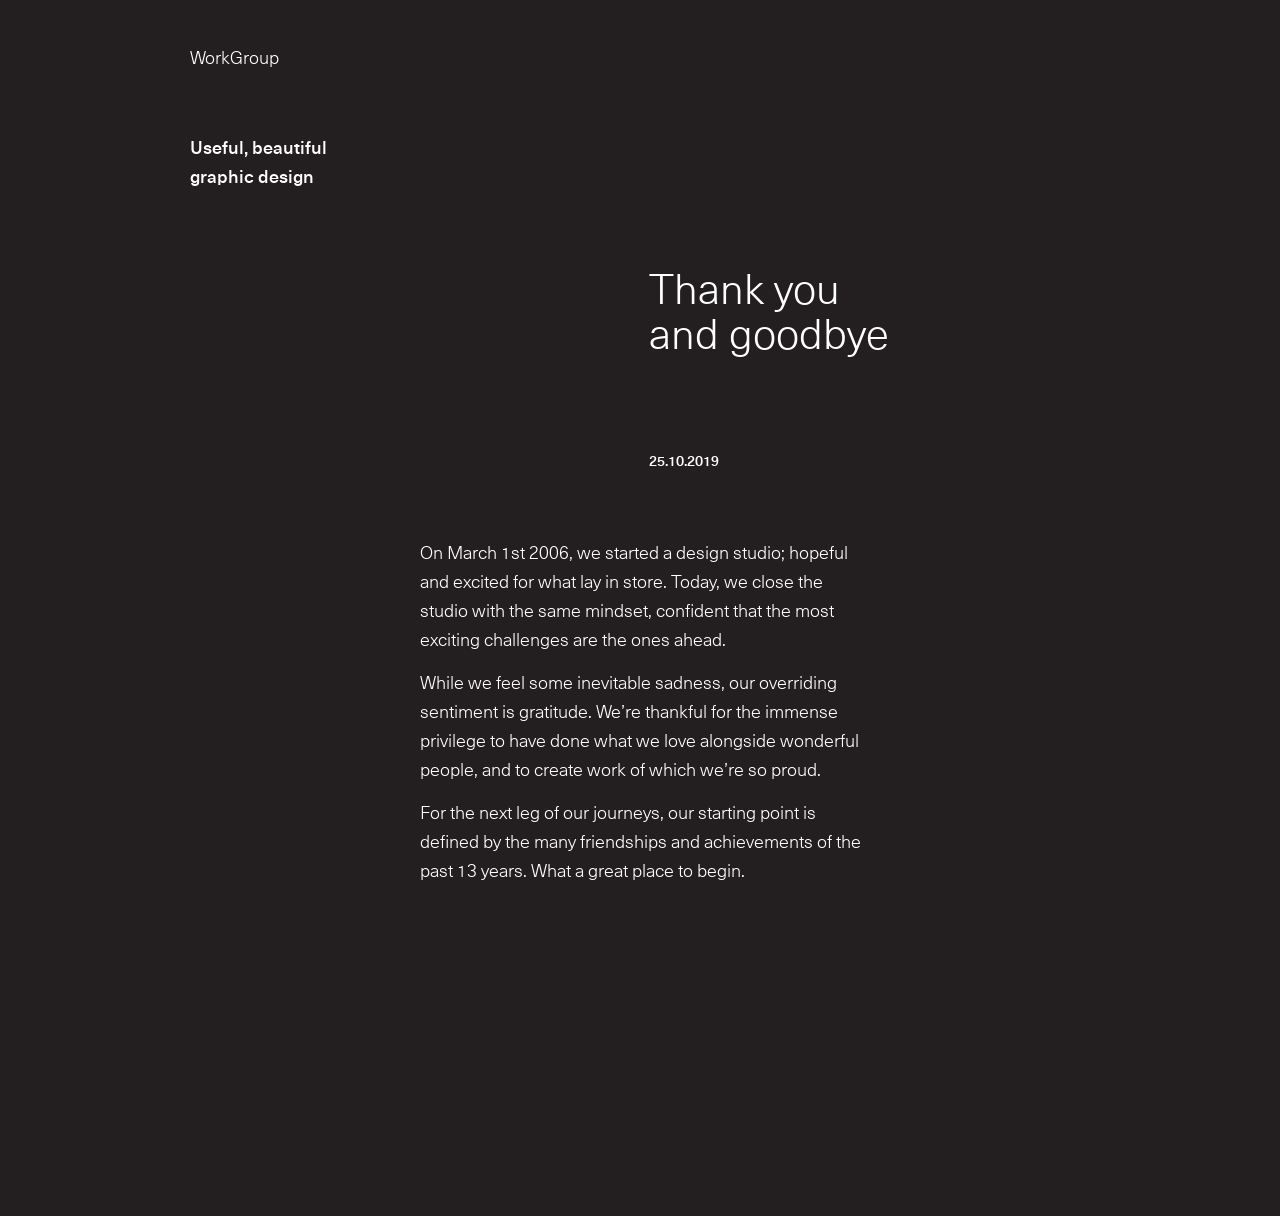
<file: closing_announcement.html>
<!DOCTYPE html>

<!-- paulirish.com/2008/conditional-css-vs-css-hacks-answer-neither/ -->
<!--[if IE 8]>    <html class="no-js lt-ie9" lang="en"> <![endif]-->
<!--[if gt IE 8]><!--> <html class="no-js" lang="en"> <!--<![endif]-->
<head>
<meta charset="utf-8" />
<meta name="viewport" content="width=device-width, initial-scale=1.0, minimum-scale=1.0, maximum-scale=2.0, user-scalable=yes">

<meta
name="twitter:card" content="summary_large_image"><meta
name="twitter:site" content="@wrkgrp"><meta
name="twitter:creator" content="@wrkgrp"><meta
name="twitter:title" content="WorkGroup"><meta
name="twitter:description" content="Useful, beautiful graphic design"><meta
name="twitter:image" content="https://workgroup.studio/img/thankyouweb.png"><link
rel="image_src" href="https://workgroup.studio/img/thankyouweb.png" /><meta
property="og:site_name" content="WorkGroup"/><meta
property="og:title" content="WorkGroup" /><meta
property="og:description" content="Useful, beautiful graphic design" /><meta
property="og:type" content="article"><meta
property="og:url" content="https://workgroup.studio/"/><meta
property="og:image" content="https://workgroup.studio/img/thankyouweb.png"/><meta
property="og:image:height" content="700"/><meta
property="og:image:width" content="1300"/><meta
property="go:title" content="WorkGroup" /><meta
property="go:image" content="https://workgroup.studio/img/thankyouweb.png" /><meta
property="go:description" content="Useful, beautiful graphic design" /><meta
property="go:url" content="https://workgroup.studio/" />


<link rel="stylesheet" href="css/reset.css" />
<link rel="stylesheet" href="css/app.css" />
<link rel="stylesheet" href="css/font.css" />
<link rel="stylesheet" href="css/text.css" />
<link rel="stylesheet" href="css/grid.css" />
<link rel="stylesheet" href="css/vh.css" />
<link rel="stylesheet" href="css/foundation-plus.css" />

<title>WorkGroup</title>
</head>

<body class="">
<div class="container">
	<div class="row vh-5"></div>
	<div class="row vh-10">
	<div class="three columns phone-two">
		<h2 class="text-m text-light">WorkGroup</a></h2>
	</div>
	
	</div>
	
	<div class="row vh-15 m-vh-20">
		<div class="three columns phone-two">
			<h2 class="text-m text-medium">Useful, beautiful graphic&nbsp;design</h2>
		</div>
	</div>
		
	
	<div class="row vh-20  m-vh-20">
		<div class="four columns offset-by-six">
			<h1 class="text-l text-light">Thank you and&nbsp;goodbye</h2>
		</div>
	</div>
	
	
	<div class="row vh-10">
		<div class="three columns offset-by-six phone-two">
			<p class="text-s text-bold">25.10.2019</p>
		</div>
	</div>
	





	<div class="row vh-15">
		<div class="six columns offset-by-three text-m text-light">
			<p>
On March 1st 2006, we started a design studio; hopeful and excited for what lay in store. Today, we close the studio with the same mindset, confident that the most exciting challenges are the ones ahead.
			</p>
		<p>
While we feel some inevitable sadness, our overriding sentiment is gratitude. We’re thankful for the immense privilege to have done what we love alongside wonderful people, and to create work of which we’re so proud. 
			</p>
For the next leg of our journeys, our starting point is defined by the many friendships and achievements of the past 13 years. What a great place to begin.
			</p>
			
			
			
		</div>
	</div>
	
	<div class="row vh-10">
	</div>
	
</div>
<div class="container">	
	
	<div class="row vh-15">
		<div class="phone-two"></div>

	</div>
	

	
	<div class="row vh-10">
	</div>


</div>
</body>
</file>
<file: css/app.css>
/*	--------------------------------------------------
	:: Colour
	-------------------------------------------------- */
	
body, .dark{
	background: #231e1f;
	color: #ffffff;
}

.light{
	background: #efefef;
	color: #2b3036;
}
ul.categories li a, .dark ul.categories li a{
	background: #000;
}
.light ul.categories li a{
	background: #fff;
}

/*	--------------------------------------------------
	:: News Colour
	-------------------------------------------------- */
	
	a { color: inherit; text-decoration: none; line-height: inherit; border-bottom: 3px solid black; }
	a:hover { color: #c0c1c0; }
	a:focus { color: #c0c1c0; outline: none; }
	p a, p a:visited { line-height: inherit; }
	
	li a, li a:hover { line-height: inherit; }
	
	a img, img a{ color: #c0c1c0; text-decoration: none; line-height: inherit; border-bottom: none; }
		

	a*.no_ul{ color: inherit; text-decoration: none; line-height: inherit; border-bottom: none; }
	

/*	--------------------------------------------------
	:: Lists
	-------------------------------------------------- */
	ul, ol { margin-bottom: 18px; }
	ul { list-style: none outside; }
	ol { list-style: decimal; }
	ol, ul.square, ul.circle, ul.disc { margin-left: 30px; }
	ul.square { list-style: square outside; }
	ul.circle { list-style: circle outside; }
	ul.disc { list-style: disc outside; }
	ul.large li { line-height: 21px; }
	

/* -------------------------------------------------- 
	:: Misc
---------------------------------------------------*/
/*	.left        { float: left; } */
/*	.right       { float: right; } */
	.text-left   { text-align: left; }
	.text-right  { text-align: right; }
	.text-center { text-align: center; }
	.hide        { display: none; }
	.highlight   { background: #ff0; }
	
	#googlemap img, object, embed { max-width: none; }

	#map_canvas embed { max-width: none; }
	#map_canvas img { max-width: none; }
	#map_canvas object { max-width: none; }
	
	
	/* -------------------------------------------------- 
		:: mobile images
	---------------------------------------------------*/
	.m-image{
		padding-bottom: 10%;
			letter-spacing: 1px;
		padding-top: 5%;
	}
	.m-image p{
		font-size: 9px!important;
		
	}
	.m-image img{
		width: 75%;
		padding-right: 12.5%;
		padding-bottom: 0;
		padding-left: 10%;
	}
</file>
<file: css/font.css>
/*Font*/

body{
font-family: 'nhu-wg', 'Helvetica Neue', Arial, sans-serif;
/* Font smoothing */
-webkit-text-size-adjust: 100%;
-ms-text-size-adjust: 100%;
-moz-osx-font-smoothing: grayscale;
text-rendering: optimizeLegibility;
-webkit-font-smoothing: antialiased;
}






@font-face {font-family: 'nhu-wg';
  src: url('../nhu/2EC723_3_0.eot');
  src: url('../nhu/2EC723_3_0.eot?#iefix') format('embedded-opentype'),url('../nhu/2EC723_3_0.woff2') format('woff2'),url('../nhu/2EC723_3_0.woff') format('woff'),url('../nhu/2EC723_3_0.ttf') format('truetype');
font-weight: 600;
font-style: normal;
  }
 
  
@font-face {font-family: 'nhu-wg';
  src: url('../nhu/2EC723_4_0.eot');
  src: url('../nhu/2EC723_4_0.eot?#iefix') format('embedded-opentype'),url('../nhu/2EC723_4_0.woff2') format('woff2'),url('../nhu/2EC723_4_0.woff') format('woff'),url('../nhu/2EC723_4_0.ttf') format('truetype');
 font-weight: 600;
 font-style: italic;
 
  }


  
@font-face {font-family: 'nhu-wg';
  src: url('../nhu/2EC723_A_0.eot');
  src: url('../nhu/2EC723_A_0.eot?#iefix') format('embedded-opentype'),url('../nhu/2EC723_A_0.woff2') format('woff2'),url('../nhu/2EC723_A_0.woff') format('woff'),url('../nhu/2EC723_A_0.ttf') format('truetype');
font-weight: 500;
font-style: normal;

  }
 
  
@font-face {font-family: 'nhu-wg';
  src: url('../nhu/2EC723_B_0.eot');
  src: url('../nhu/2EC723_B_0.eot?#iefix') format('embedded-opentype'),url('../nhu/2EC723_B_0.woff2') format('woff2'),url('../nhu/2EC723_B_0.woff') format('woff'),url('../nhu/2EC723_B_0.ttf') format('truetype');
font-weight: 500;
font-style: italic;
  }

@font-face {font-family: 'nhu-wg';
  src: url('../nhu/2EC723_8_0.eot');
  src: url('../nhu/2EC723_8_0.eot?#iefix') format('embedded-opentype'),url('../nhu/2EC723_8_0.woff2') format('woff2'),url('../nhu/2EC723_8_0.woff') format('woff'),url('../nhu/2EC723_8_0.ttf') format('truetype');
font-weight: 300;
font-style: normal;
  }
 
  
@font-face {font-family: 'nhu-wg';
  src: url('../nhu/2EC723_9_0.eot');
  src: url('../nhu/2EC723_9_0.eot?#iefix') format('embedded-opentype'),url('../nhu/2EC723_9_0.woff2') format('woff2'),url('../nhu/2EC723_9_0.woff') format('woff'),url('../nhu/2EC723_9_0.ttf') format('truetype');
font-weight: 300;
font-style: italic;
}
</file>
<file: css/text.css>
/* @override http://localhost:8888/id2015/assets/ull/text.css */

/* @override http://localhost:8888/id2015//assets/ull/text.css */



ul.li-ndash li::before{
content: '—\A';
white-space: pre;
}
ul.li-ndash li::before{
content: '– ';
}
ul.li-ndash li{
	margin-bottom: 14px;
text-indent: -14px;}

*.margin p,
.text-margin p{
padding-bottom: .66em!important;	
max-width: 95%;
}
/*Icons*/

.icon-s{font-size: 11px!important;}
.icon-m{font-size: 14px!important;}
.icon-l{font-size: 18px!important;}
.icon-xl{font-size: 22px!important;}
.icon-xxl{font-size: 32px!important;}
.icon-xxxl{font-size: 44px!important;}

italic {font-style: italic;}


/*SIZE*/
body, html
 a,
 p, 
 h1, 
 h2, 
 h3, 
 h4, 
 h5, 
 h6,
 button,
 input

{	font-size: 14px;
	line-height: 24px;
}

p{
	margin-bottom: 14px;
}



.text-l, 
.text-l p, 
.text-l h1, 
.text-l h2, 
.text-l h3, 
.text-l h4, 
.text-l h5, 
.text-l h6,
.text-l button,
.text-l a,
a.text-l, 
p.text-l, 
h1.text-l, 
h2.text-l, 
h3.text-l, 
h4.text-l, 
h5.text-l, 
h6.text-l,
button.text-l,
input.text-l
{	font-size: 42px;
	line-height: 45px;
}

.text-m, 
.text-m p, 
.text-m h1, 
.text-m h2, 
.text-m h3, 
.text-m h4, 
.text-m h5, 
.text-m h6,
.text-m button,
.text-m a,
a.text-m, 
p.text-m, 
h1.text-m, 
h2.text-m, 
h3.text-m, 
h4.text-m, 
h5.text-m, 
h6.text-m,
button.text-m,
input.text-m
{	font-size: 18px;
	line-height: 29px;
}

.text-s, 
.text-s p, 
.text-s h1, 
.text-s h2, 
.text-s h3, 
.text-s h4, 
.text-s h5, 
.text-s h6,
.text-s button,
.text-s a,
a.text-s, 
p.text-s, 
h1.text-s, 
h2.text-s, 
h3.text-s, 
h4.text-s, 
h5.text-s, 
h6.text-s,
button.text-s,
input.text-s

{	font-size: 14px;
	line-height: 24px;
}


/*WEIGHT*/
body, html
 a, 
 p, 
 h1, 
 h2, 
 h3, 
 h4, 
 h5, 
 h6,
 button

{		
	
}


.text-bold, 
.text-bold p, 
.text-bold h1, 
.text-bold h2, 
.text-bold h3, 
.text-bold h4, 
.text-bold h5, 
.text-bold h6,
.text-bold button,
.text-bold a,
a.text-bold, 
p.text-bold, 
h1.text-bold, 
h2.text-bold, 
h3.text-bold, 
h4.text-bold, 
h5.text-bold, 
h6.text-bold,
form button.text-bold,
form input.text-bold

{
}
/*Medium*/
.text-medium, 
.text-medium p, 
.text-medium h1, 
.text-medium h2, 
.text-medium h3, 
.text-medium h4, 
.text-medium h5, 
.text-medium h6,
.text-medium button,
.text-medium a,
a.text-medium, 
p.text-medium, 
h1.text-medium, 
h2.text-medium, 
h3.text-medium, 
h4.text-medium, 
h5.text-medium, 
h6.text-medium,
form button.text-medium,
form input.text-medium

{
	font-weight: 500;
}

/*light*/

.text-light, 
.text-light p, 
.text-light h1, 
.text-light h2, 
.text-light h3, 
.text-light h4, 
.text-light h5, 
.text-light h6,
.text-light button,
.text-light a,
a.text-light, 
p.text-light, 
h1.text-light, 
h2.text-light, 
h3.text-light, 
h4.text-light, 
h5.text-light, 
h6.text-light,
form button.text-light,
form input.text-light

{
	font-weight: 300;
}


/*Small Caps*/

.sc
{
	font-size: 8px;
	font-weight: 600;
	text-transform: uppercase;
	letter-spacing: 3px;
}
caption, .caption{
	padding: 0 15px;
	font-size: 8px;
	font-weight: 600;
	text-transform: uppercase;
	letter-spacing: 3px;
	margin-bottom: 15px;
	display: inline-block;
}

caption, .caption{
	padding: 0 15px;
	font-size: 8px;
	font-weight: 600;
	text-transform: uppercase;
	letter-spacing: 3px;
	display: inline-block;
	margin-top: -30px;
}


/*-------------------------------------------------------------------------------------------------*/

@media all and (max-width: 767px) {

/*Mobile SIZE*/

 p, 
 h1, 
 h2, 
 h3, 
 h4, 
 h5, 
 h6,
 button,
 input

{	font-size: 14px;
	line-height: 22px;
}


.text-m, 
.text-m p, 
.text-m h1, 
.text-m h2, 
.text-m h3, 
.text-m h4, 
.text-m h5, 
.text-m h6,
.text-m button,
.text-m a,
a.text-m, 
p.text-m, 
h1.text-m, 
h2.text-m, 
h3.text-m, 
h4.text-m, 
h5.text-m, 
h6.text-m,
button.text-m,
input.text-m
{	font-size: 16px;
	line-height: 26px;

}

/*Mobile Small Caps*/

.sc
{
	text-transform: uppercase;
	letter-spacing: 2px;
}
/*-------------------------------------------------------------------------------------------------*/

/*alternative mobile size*/




.m-text-l, 
.m-text-l p, 
.m-text-l h1, 
.m-text-l h2, 
.m-text-l h3, 
.m-text-l h4, 
.m-text-l h5, 
.m-text-l h6,
.m-text-l button,
.m-text-l a,
a.m-text-l, 
p.m-text-l, 
h1.m-text-l, 
h2.m-text-l, 
h3.m-text-l, 
h4.m-text-l, 
h5.m-text-l, 
h6.m-text-l,
button.m-text-l,
input.m-text-l
{	font-size: 63px;
	line-height: 66px;

}

.m-text-m, 
.m-text-m p, 
.m-text-m h1, 
.m-text-m h2, 
.m-text-m h3, 
.m-text-m h4, 
.m-text-m h5, 
.m-text-m h6,
.m-text-m button,
.m-text-m a,
a.m-text-m, 
p.m-text-m, 
h1.m-text-m, 
h2.m-text-m, 
h3.m-text-m, 
h4.m-text-m, 
h5.m-text-m, 
h6.m-text-m,
button.m-text-m,
input.m-text-m,


.m-text-s, 
.m-text-s p, 
.m-text-s h1, 
.m-text-s h2, 
.m-text-s h3, 
.m-text-s h4, 
.m-text-s h5, 
.m-text-s h6,
.m-text-s button,
.m-text-s a,
a.m-text-s, 
p.m-text-s, 
h1.m-text-s, 
h2.m-text-s, 
h3.m-text-s, 
h4.m-text-s, 
h5.m-text-s, 
h6.m-text-s,
button.m-text-s,
input.m-text-s

{	font-size: 14px;
	line-height: 22px;
}


/*Mobile Weight*/


.text-m.text-bold, 
.text-m.text-bold p, 
.text-m.text-bold h1, 
.text-m.text-bold h2, 
.text-m.text-bold h3, 
.text-m.text-bold h4, 
.text-m.text-bold h5, 
.text-m.text-bold h6,
.text-m.text-bold button,
.text-m.text-bold a,
a.text-m.text-bold, 
p.text-m.text-bold, 
h1.text-m.text-bold, 
h2.text-m.text-bold, 
h3.text-m.text-bold, 
h4.text-m.text-bold, 
h5.text-m.text-bold, 
h6.text-m.text-bold,
form button.text-m.text-bold,
form input.text-m.text-bold,

.text-s.text-bold, 
.text-s.text-bold p, 
.text-s.text-bold h1, 
.text-s.text-bold h2, 
.text-s.text-bold h3, 
.text-s.text-bold h4, 
.text-s.text-bold h5, 
.text-s.text-bold h6,
.text-m.text-bold button,
.text-m.text-bold a,
a.text-s.text-bold, 
p.text-s.text-bold, 
h1.text-s.text-bold, 
h2.text-s.text-bold, 
h3.text-s.text-bold, 
h4.text-s.text-bold, 
h5.text-s.text-bold, 
h6.text-s.text-bold,
form button.text-s.text-bold,
form input.text-s.text-bold

{
	font-weight: 600;
}

.text-xxxl.text-light, 
.text-xxxl.text-light p, 
.text-xxxl.text-light h1, 
.text-xxxl.text-light h2, 
.text-xxxl.text-light h3, 
.text-xxxl.text-light h4, 
.text-xxxl.text-light h5, 
.text-xxxl.text-light h6,
.text-xxxl.text-light button,
.text-xxxl.text-light a,
a.text-xxxl.text-light, 
p.text-xxxl.text-light, 
h1.text-xxxl.text-light, 
h2.text-xxxl.text-light, 
h3.text-xxxl.text-light, 
h4.text-xxxl.text-light, 
h5.text-xxxl.text-light, 
h6.text-xxxl.text-light,
form button.text-xxxl.text-light,
form input.text-xxxl.text-light,

.text-xxl.text-light, 
.text-xxl.text-light p, 
.text-xxl.text-light h1, 
.text-xxl.text-light h2, 
.text-xxl.text-light h3, 
.text-xxl.text-light h4, 
.text-xxl.text-light h5, 
.text-xxl.text-light h6,
.text-xxl.text-light button,
.text-xxl.text-light a,
a.text-xxl.text-light, 
p.text-xxl.text-light, 
h1.text-xxl.text-light, 
h2.text-xxl.text-light, 
h3.text-xxl.text-light, 
h4.text-xxl.text-light, 
h5.text-xxl.text-light, 
h6.text-xxl.text-light,
form button.text-xxl.text-light,
form input.text-xxl.text-light,

.text-xl.text-light, 
.text-xl.text-light p, 
.text-xl.text-light h1, 
.text-xl.text-light h2, 
.text-xl.text-light h3, 
.text-xl.text-light h4, 
.text-xl.text-light h5, 
.text-xl.text-light h6,
.text-xl.text-light button,
.text-xl.text-light a,
a.text-xl.text-light, 
p.text-xl.text-light, 
h1.text-xl.text-light, 
h2.text-xl.text-light, 
h3.text-xl.text-light, 
h4.text-xl.text-light, 
h5.text-xl.text-light, 
h6.text-xl.text-light,
form button.text-xl.text-light,
form input.text-xl.text-light

{
	font-weight: 300;
}
.text-l.text-light, 
.text-l.text-light p, 
.text-l.text-light h1, 
.text-l.text-light h2, 
.text-l.text-light h3, 
.text-l.text-light h4, 
.text-l.text-light h5, 
.text-l.text-light h6,
.text-l.text-light button,
.text-l.text-light a,
a.text-l.text-light, 
p.text-l.text-light, 
h1.text-l.text-light, 
h2.text-l.text-light, 
h3.text-l.text-light, 
h4.text-l.text-light, 
h5.text-l.text-light, 
h6.text-l.text-light,
form button.text-l.text-light,
form input.text-l.text-light
{
	font-weight: 300;
}


}/*-------------------------------------------------------------------------------------------------*/

html {
    -webkit-text-size-adjust: 100%;
}
</file>
<file: css/grid.css>
/* --------------------------------------------------
	:: Grid
------------------------------------------------- */

/* Standard Row  */
 	
.container { width: 100%; max-width: 100%; float: left; position: relative;}
.container .container {padding-left: 0px; padding-right: 0px;}

.row { width: 100%; max-width: 900px; min-width: 0px; margin: 0 auto; position: relative; }
.container.wide .row { width: 100%; max-width: 1800px; min-width: 0; margin: 0 auto; }

/* To fix the grid into a certain size, set max-width to width */
.row .row { min-width: 0; }

.column, .columns { margin-left: 2%; float: left; min-height: 1px; position: relative; }
.column:first-child, .columns:first-child { margin-left: 0; }
[class*="column"] + [class*="column"]:last-child { float: right; }
[class*="column"] + [class*="column"].end { float: left; }
	
.row .one{width:6.500000%;}
.row .two{width:15.000000%;}
.row .three{width:23.500000%;}
.row .four{width:32.000000%;}
.row .five{width:40.500000%;}
.row .six{width:49.000000%;}
.row .seven{width:57.500000%;}
.row .eight{width:66.000000%;}
.row .nine{width:74.500000%;}
.row .ten{width:83.000000%;}
.row .eleven{width:91.500000%;}
.row .twelve{width:100.000000%;}

.row .bodytext{width:61.835%;margin-left:13%;}

.row .offset-by-one{margin-left:10.333333%;}
.row .offset-by-two{margin-left:18.666666%;}
.row .offset-by-three{margin-left:27%;}
.row .offset-by-four{margin-left:35.333333%;}
.row .offset-by-five{margin-left:43.666666%;}
.row .offset-by-six{margin-left:52%;}
.row .offset-by-seven{margin-left:60.333333%;}
.row .offset-by-eight{margin-left:68.666666%;}
.row .offset-by-nine{margin-left:77%;}
.row .offset-by-ten{margin-left:85.333333%;}

.row .centered { float: none; margin: 0 auto; }
.row .offset-by-one:first-child{margin-left:8.5%;}
.row .offset-by-two:first-child{margin-left:17%;}
.row .offset-by-three:first-child{margin-left:25.5%;}
.row .offset-by-four:first-child{margin-left:34.0%;}
.row .offset-by-five:first-child{margin-left:42.5%;}
.row .offset-by-six:first-child{margin-left:51.00000%;}
.row .offset-by-seven:first-child{margin-left:59.50000%;}
.row .offset-by-eight:first-child{margin-left:68.00%;}
.row .offset-by-nine:first-child{margin-left:76.5%;}
.row .offset-by-ten:first-child{margin-left:85%;}
.row .offset-by-eleven:first-child{margin-left:93.5%;}




img, object, embed { max-width: 100%; height: auto;	}
img { -ms-interpolation-mode: bicubic; }
#map_canvas img, .map_canvas img {max-width: none!important;}

/* Nicolas Gallagher's micro clearfix */
.row:before, .row:after, .clearfix:before, .clearfix:after { content:""; display:table; }
.row:after, .clearfix:after { clear: both; }
.row, .clearfix { zoom: 1; }





/* Source Ordering - only works with standard rows (not rownm)*/
.push-two 		{ left: 16.9%}
.push-three 	{ left: 25.4%; }
.push-four 		{ left: 33.9%; }
.push-five 		{ left: 42.5%; }
.push-six 		{ left: 51%; }
.push-seven 	{ left: 59.6%; }
.push-eight 	{ left: 68%; }
.push-nine 		{ left: 76.6%; }
.push-ten 		{ left: 85%; }

.pull-two 		{ right: 16.9% }
.pull-three 	{ right: 25.4%; }
.pull-four 		{ right: 33.9%; }
.pull-five 		{ right: 42.5%; }
.pull-six 		{ right: 51%; }
.pull-seven 	{ right: 59.6%; }
.pull-eight 	{ right: 68%; }
.pull-nine 		{ right: 76.6%; }
.pull-ten 		{ right: 85%; }


	/* --------------------------------------------------
		:: Break Points
	------------------------------------------------- */
		
		/* Up to 1024 */
		@media only screen and (max-width: 767px) {		
		body { -webkit-text-size-adjust: none; -ms-text-size-adjust: none; width: 100%; min-width: 0; margin-left: 0; margin-right: 0; padding-left: 0; padding-right: 0; }
		
		.container { min-width: 0;  }
		.container { padding: 0 5%; width: 90%; }
				.container.wide { padding: 0 0%; }
				.container.wide .row { width: 90%; }
		
			
	
		body { -webkit-text-size-adjust: none; -ms-text-size-adjust: none; width: 100%; min-width: 0; margin-left: 0; margin-right: 0; padding-left: 0; padding-right: 0; }
	
		.row { width: 100%; min-width: 0; margin-left: 0; margin-right: 0; }
		.row .row .column, .row .row .columns { padding: 0; }
		.column, .columns { width: auto !important; float: none; margin-left: 0!important; margin-right: 0; }
		.column:last-child, .columns:last-child { margin-right: 0; float: none; }
		[class*="column"] + [class*="column"]:last-child { float: none; }
		.column:before, .columns:before, .column:after, .columns:after { content:""; display:table; }
		.column:after, .columns:after { clear: both; }
		
		.offset-by-one, .offset-by-two, .offset-by-three, .offset-by-four, .offset-by-five, .offset-by-six, .offset-by-seven, .offset-by-eight, .offset-by-nine, .offset-by-ten, .offset-by-eleven, .centered { margin-left: 0 !important; }
		
		.push-two, .push-three, .push-four, .push-five, .push-six, .push-seven, .push-eight, .push-nine, .push-ten { left: auto; }
		.pull-two, .pull-three, .pull-four, .pull-five, .pull-six, .pull-seven, .pull-eight, .pull-nine, .pull-ten { right: auto; }
		
		}
			
			
			
		/* Up to 767px */
		@media only screen and (max-width: 767px) {		
			body { -webkit-text-size-adjust: none; -ms-text-size-adjust: none; width: 100%; min-width: 0; margin-left: 0; margin-right: 0; padding-left: 0; padding-right: 0; }
			
			.container { min-width: 0;}
			.container { padding: 0 5%; }
			
		}
			
			
			
		/* tablet 4-column Grid */
		
		@media only screen and (max-width: 767px) and (min-width: 401px) {		
		.row .tablet-one:last-child, .row .tablet-two:last-child, .row .tablet-three:last-child, .row .tablet-four:last-child { float: right;margin-right: 0;}
		
		.row .tablet-one, .row .tablet-two, .row .tablet-three, .row .tablet-four { margin-right: 4.4%; float: left !important; min-height: 1px; position: relative;}
		
		.row .tablet-one 	{ width: 21.68% !important; }
		.row .tablet-two 	{ width: 47.8% !important; }
		.row .tablet-three 	{ width: 73.9% !important; }
		.row .tablet-four 	{ width: 100% !important; }
		
		.row .push-one-tablet { left: 26.08%; }
		.row .push-two-tablet { left: 52.2% }
		.row .push-three-tablet { left: 78.3% }
		
		.row .pull-one-tablet { right: 26.08% }
		.row .pull-two-tablet { right: 52.2% }
		.row .pull-three-tablet { right: 78.3%; }

		.row .pad-right-tablet{padding-right:10%;max-width: 90%}
		.row .pad-left-tablet{padding-left:10%;max-width: 90%}
		.row .pad-right-tablet-s{padding-right:5%;max-width: 95%}
		.row .pad-left-tablet-s{padding-left:5%;max-width: 95%}


		}


		/* Mobile 4-column Grid */
		@media only screen and (max-width: 767px) {		
		.row .phone-one:last-child, .row .phone-two:last-child, .row .phone-three:last-child, .row .phone-four:last-child { float: right; margin-right: 0;
		}
		.row .phone-one, .row .phone-two, .row .phone-three, .row .phone-four { margin-right: 4.4%; float: left !important; min-height: 1px; position: relative;}
		
		.row .phone-one 	{ width: 21.68% !important; }
		.row .phone-two 	{ width: 47.8% !important; }
		.row .phone-three 	{ width: 73.9% !important; }
		.row .phone-four 	{ width: 100% !important; }
		
		.row .push-one-phone { left: 26.08%; }
		.row .push-two-phone { left: 52.2% }
		.row .push-three-phone { left: 78.3% }
		
		.row .pull-one-phone { right: 26.08% }
		.row .pull-two-phone { right: 52.2% }
		.row .pull-three-phone { right: 78.3%; }

		.row .pad-right-phone{padding-right:10%;max-width: 90%}
		.row .pad-left-phone{padding-left:10%;max-width: 90%}
		.row .pad-right-phone-s{padding-right:5%;max-width: 95%}
		.row .pad-left-phone-s{padding-left:5%;max-width: 95%}

		}
</file>
<file: css/vh.css>
/*W*/

.width-33{
	width: 33.333%;
	float: left;
	-webkit-box-sizing: border-box; /* Safari/Chrome, other WebKit */
	-moz-box-sizing: border-box;    /* Firefox, other Gecko */
	box-sizing: border-box;         /* Opera/IE 8+ */
}
.width-66{
	width: 66.666%;
	float: left;
	-webkit-box-sizing: border-box; /* Safari/Chrome, other WebKit */
	-moz-box-sizing: border-box;    /* Firefox, other Gecko */
	box-sizing: border-box;         /* Opera/IE 8+ */
}
.width-50{
	width: 50%;
	float: left;
	-webkit-box-sizing: border-box; /* Safari/Chrome, other WebKit */
	-moz-box-sizing: border-box;    /* Firefox, other Gecko */
	box-sizing: border-box;         /* Opera/IE 8+ */
	
}
.width-25{
	width: 25%;
	float: left;
	-webkit-box-sizing: border-box; /* Safari/Chrome, other WebKit */
	-moz-box-sizing: border-box;    /* Firefox, other Gecko */
	box-sizing: border-box;         /* Opera/IE 8+ */
	
}

.width-20{
	width: 20%;
	float: left;
	-webkit-box-sizing: border-box; /* Safari/Chrome, other WebKit */
	-moz-box-sizing: border-box;    /* Firefox, other Gecko */
	box-sizing: border-box;         /* Opera/IE 8+ */
	
}


/*VH*/
.vh-5{
	min-height: 100px;
	min-height: 5vh;
}
.vh-10{
	min-height: 100px;
	min-height: 10vh;
}
.vh-15{
	min-height: 100px;
	min-height: 15vh;
}
.vh-20{
	min-height: 200px;
	min-height: 20vh;
}

.vh-25{
	min-height: 200px;
	min-height: 25vh;
}
.vh-30{
	min-height: 200px;
	min-height: 30vh;
}

.vh-35{
	min-height: 200px;
	min-height: 35vh;
}
.vh-40{
	min-height: 200px;
	min-height: 40vh;
}

.vh-45{
	min-height: 300px;
	min-height: 45vh;
}
.vh-50{
	min-height: 400px;
	min-height: 50vh;
}
.vh-55{
	min-height: 420px;
	min-height: 55vh;
}
.vh-60{
	min-height: 480px;
	min-height: 60vh;
}
.vh-65{
	min-height: 480px;
	min-height: 65vh;
}
.vh-70{
	min-height: 560px;
	min-height: 70vh;
}
.vh-75{
	min-height: 560px;
	min-height: 75vh;
}
.vh-80{
	min-height: 640px;
	min-height: 80vh;
}
.vh-85{
	min-height: 640px;
	min-height: 80vh;
}
.vh-90{
	min-height: 720px;
	min-height: 90vh;
}
.vh-95{
	min-height: 720px;
	min-height: 95vh;
}
.vh-100{
	min-height: 800px;
	min-height: 100vh;
}
/**/



.vh-110{
	min-height: 800px;
	min-height: 110vh;
}

.vh-120{
	min-height: 800px;
	min-height: 120vh;
}
.vh-130{
	min-height: 800px;
	min-height: 130vh;
}
.vh-140{
	min-height: 800px;
	min-height: 140vh;
}
.vh-150{
	min-height: 800px;
	min-height: 150vh;
}
.vh-160{
	min-height: 800px;
	min-height: 160vh;
}
.vh-170{
	min-height: 800px;
	min-height: 170vh;
}
.vh-180{
	min-height: 800px;
	min-height: 180vh;
}
.vh-190{
	min-height: 800px;
	min-height: 190vh;
}
.vh-200{
	min-height: 800px;
	min-height: 200vh;
}





.bg-overflow {
  background-size: 100% auto!important;
  background-position: top center!important;
  background-attachment: inherit!important;
  background-repeat: no-repeat;
}




@media all and (max-width: 767px) {

/**/
.width-33,.width-66,.width-50{
	width: 100%;
	float: left;
	-webkit-box-sizing: border-box; /* Safari/Chrome, other WebKit */
	-moz-box-sizing: border-box;    /* Firefox, other Gecko */
	box-sizing: border-box;         /* Opera/IE 8+ */
	
}



/*VH*/
.vh-15,.vh-25,.vh-30,.vh-35,.vh-40,.vh-45,.vh-50,.vh-55,.vh-60,.vh-70,.vh-80,.vh-90,.vh-65,.vh-75,.vh-85,.vh-95,.vh-100,
.container.vh-45,
.container.vh-45,
.container.vh-90,
.container.vh-100
{
	min-height: 80px;
	background-position: top center;
	background-repeat: no-repeat;
	background-size: cover;
	
}
.m-vh-5{
	min-height: 100px;
	min-height: 5vh;
}
.m-vh-10{
	min-height: 100px;
	min-height: 10vh;
}
.m-vh-15{
	min-height: 100px;
	min-height: 15vh;
}
.m-vh-20{
	min-height: 200px;
	min-height: 20vh;
}

.m-vh-25{
	min-height: 200px;
	min-height: 25vh;
}
.m-vh-30{
	min-height: 200px;
	min-height: 30vh;
}

.m-vh-35{
	min-height: 200px;
	min-height: 35vh;
}
.m-vh-40{
	min-height: 200px;
	min-height: 40vh;
}

.m-vh-45{
	min-height: 300px;
	min-height: 45vh;
}
.m-vh-50{
	min-height: 400px;
	min-height: 50vh;
}
.m-vh-55{
	min-height: 420px;
	min-height: 55vh;
}
.m-vh-60{
	min-height: 480px;
	min-height: 60vh;
}
.m-vh-65{
	min-height: 480px;
	min-height: 65vh;
}
.m-vh-70{
	min-height: 560px;
	min-height: 70vh;
}
.m-vh-75{
	min-height: 560px;
	min-height: 75vh;
}
.m-vh-80{
	min-height: 640px;
	min-height: 80vh;
}
.m-vh-85{
	min-height: 640px;
	min-height: 80vh;
}
.m-vh-90{
	min-height: 720px;
	min-height: 90vh;
}
.m-vh-95{
	min-height: 720px;
	min-height: 95vh;
}
.m-vh-100{
	min-height: 800px;
	min-height: 100vh;
}


}
</file>
